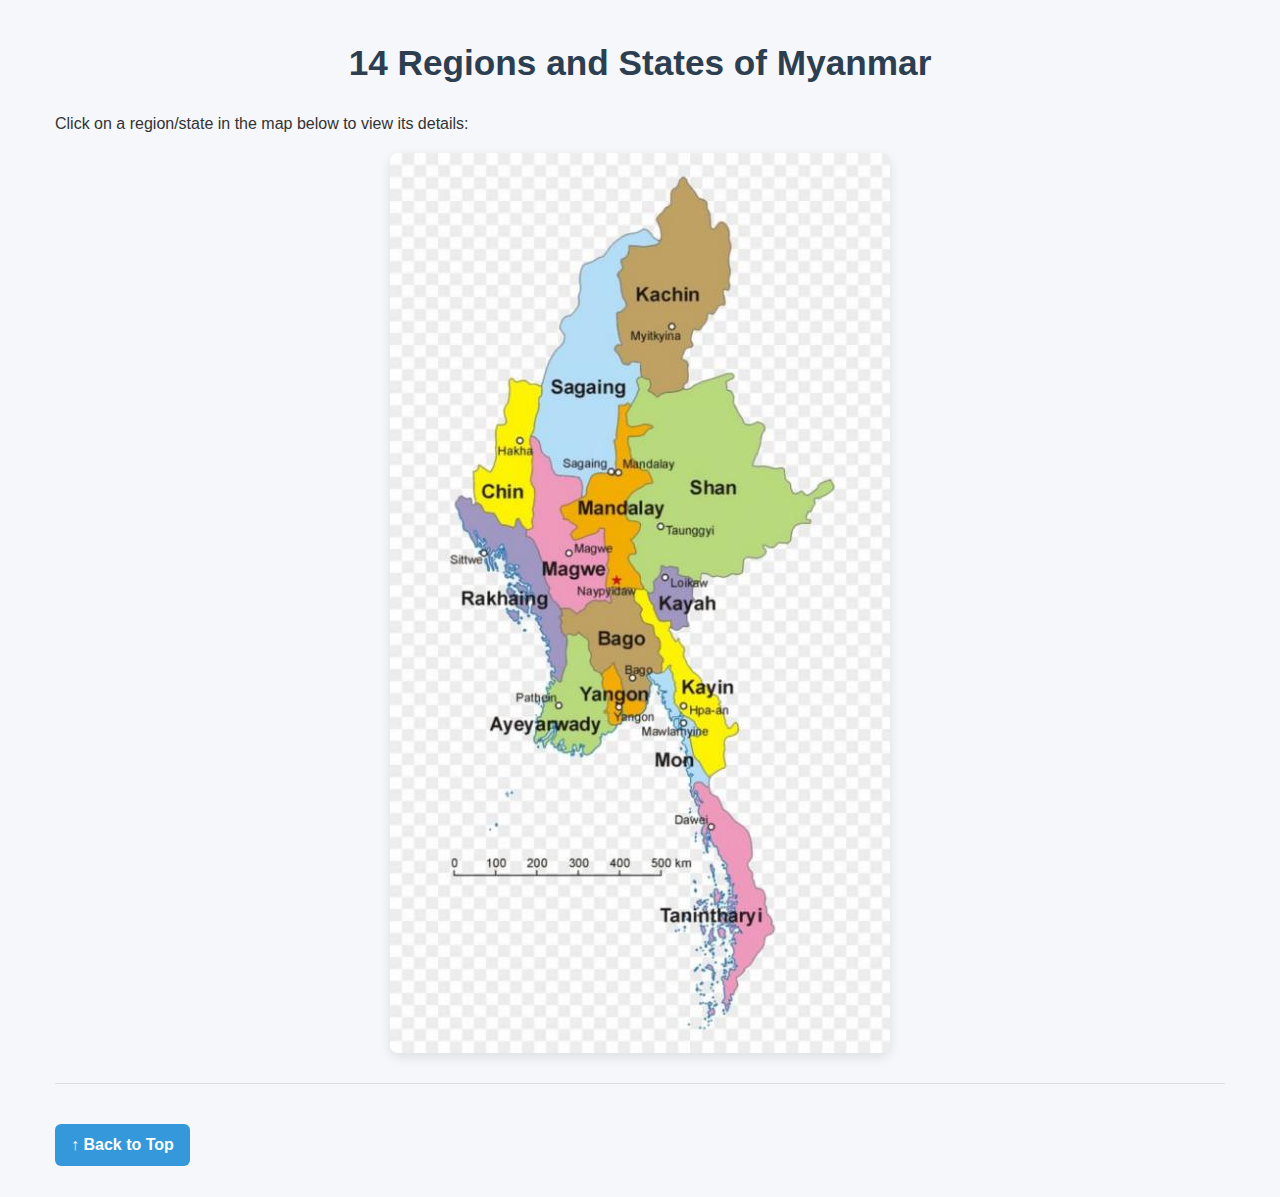
<file: index.html>
<!DOCTYPE html>
<html lang="en">

<head>
    <meta charset="UTF-8">
    <title>14 Regions and States of Myanmar</title>
    <style>
        
        .region-info {
            display: none;
            margin-top: 30px;
            padding: 20px;
            border: 1px solid #ccc;
            border-radius: 8px;
            background-color: hsl(0, 94%, 50%);
        }

        .region-info:target {
            display: block;
        }

        .region-info:target h2 {
            color: #d35400;
        }

        img[usemap] {
            max-width: 100%;
            height: auto;
        }

        body {
            font-family: Arial, sans-serif;
            margin: 20px;
            line-height: 1.6;
        }

        nav {
            margin: 20px 0;
        }
    </style>
    <link rel="stylesheet" href="assignment2.css">
    <link rel="stylesheet" href="https://cdnjs.cloudflare.com/ajax/libs/font-awesome/6.4.0/css/all.min.css">
</head>

<body>
    <h1>14 Regions and States of Myanmar</h1>

    <p>Click on a region/state in the map below to view its details:</p>

    <!-- Myanmar Map with Image Map -->
    <img src="images/assignment2.jpg" alt="Myanmar Map" usemap="#mmap" width="500" height="900">

    <map name="mmap">
        <area shape="poly" coords="291,26,271,90,340,126,288,234,284,238,228,178,237,100,339,91,337,73"
            alt="Kachin State" href="#kachin">

        <area shape="poly" coords="270,90,254,69,190,113,172,167,152,232,152,244,148,244,148,259,141,282,150,290,152,301,160,306,165,320,181,323,190,325,195,335,192,335,192,344,197,340,198,332,203,321,213,319,219,320,225,312,224,293,224,283,228,252,242,249,248,235,245,228,250,223,249,214,250,211,241,210,236,215,229,207,223,197,223,192,232,190,226,175,225,161,233,156,235,150,230,138,226,123,228,119,232,114,230,107,235,102,239,92,258,93" alt="Sagaing Region" href="#sagaing">

        <area shape="poly"
            coords="259,436,257,433,240,406,247,401,243,386,254,370,238,363,240,344,262,330,258,317,247,310,237,286,258,283,263,275,257,268,242,273,238,257,250,237,249,227,253,225,257,227,261,228,259,237,265,243,267,245,276,240,289,239,293,237,302,237,312,230,339,223,342,222,335,227,336,238,340,239,344,245,345,254,351,263,355,273,364,272,371,271,375,275,363,311,364,314,382,315,389,315,395,318,395,327,400,332,403,340,412,342,413,340,419,343,431,335,430,332,441,329,443,334,436,341,427,346,420,358,415,362,416,368,420,367,418,370,410,371,401,376,401,386,395,393,389,389,379,395,372,391,375,400,370,404,365,405,353,404,352,419,340,420,333,424,321,422,314,418,308,427,301,426,298,423,289,421,291,413,277,412,269,410,269,419,262,430,262,435"
            alt="Shan State" href="#shan">

        <area shape="poly" 
            coords="253,437,253,433,249,429,251,421,237,406,241,400,246,400,240,386,251,376,250,368,237,363,236,347,249,336,263,328,257,317,248,316,239,302,237,287,239,281,250,282,263,274,254,270,244,274,237,271,236,260,240,253,238,249,229,253,228,264,227,287,223,288,226,302,225,314,224,320,210,320,202,323,194,344,171,354,174,365,186,372,186,374,187,374,180,382,184,387,209,380,209,374,216,376,216,396,219,403,218,413,220,417,216,431,216,435,235,436,243,435" 
            alt="Mandalay Region" href="#mandalay">

        <area shape="poly" 
            coords="141,283,148,288,152,301,161,306,163,322,172,323,190,326,193,343,171,354,169,359,174,366,178,368,186,374,178,381,185,389,210,380,209,377,214,377,214,394,218,402,216,413,219,419,214,432,221,446,219,450,216,446,203,447,187,460,179,453,171,456,165,447,159,440,161,434,157,429,151,400,144,386,137,382,138,376,144,376,143,370,145,363,144,356,146,347,146,337,142,330,143,319,143,305,143,305" 
            alt="Magway Region" href="#magway">

        <area shape="poly" 
            coords="136,376,138,376,142,376,144,372,142,365,144,359,141,354,144,351,144,334,141,327,142,313,139,287,141,281,145,274,149,254,148,244,151,242,151,234,140,232,134,227,123,229,122,223,119,230,113,257,115,268,103,274,103,309,86,312,81,319,85,349,92,353,94,358,104,359,110,369,114,372,125,375,127,364,130,367,132,372" 
            alt="Chin State" href="#chin">

        <area shape="poly"
            coords="171,529,169,527,160,523,158,507,150,483,144,463,134,478,117,458,117,435,115,423,97,416,85,392,72,376,64,349,71,341,88,348,94,356,104,361,110,369,124,374,128,364,134,376,135,383,143,388,149,401,152,418,157,431,158,434,158,444,166,451,171,458,168,463,170,475,174,482,176,493,176,508,174,520,171,527"
            alt="Rakhine State" href="#rakhine">

        <area shape="poly"
            coords="183,601,181,599,181,602,182,604,185,604,189,602,195,604,207,600,214,587,212,582,220,582,229,577,229,573,221,572,218,569,219,564,216,561,214,559,218,554,217,550,216,541,213,531,215,524,211,520,206,517,202,514,200,510,201,503,200,492,197,486,194,482,189,478,187,484,178,481,178,487,178,494,176,501,179,508,178,515,177,516,174,525,174,529,168,532,167,525,161,528,159,534,157,539,152,547,153,553,147,566,145,580,145,591,152,588,155,596,160,590,164,594,171,600,183,600,181,599"
            alt="Ayeyarwady Region" href="#ayeyarwaddy">

        
        <area shape="poly" 
            coords="231,570,235,564,223,572,218,565,215,555,218,547,213,537,212,522,224,510,230,524,234,543,240,549,248,547,257,549,255,554,253,559,244,563,239,565,225,571,225,571" 
            href="#yangon" alt="Yangon Region">
        <area shape="poly" 
            coords="258,550,256,548,261,528,256,523,262,518,271,520,271,512,274,506,267,498,270,491,265,483,262,471,251,468,250,458,253,455,244,448,243,441,226,436,220,438,222,446,219,448,208,448,200,448,188,461,187,461,181,457,170,455,172,460,170,464,171,470,171,476,174,481,179,480,184,482,190,479,199,487,198,496,202,503,200,512,208,520,211,520,221,513,223,509,227,519,231,526,236,542,239,547,251,545,253,546,253,546" 
            href="#bago" alt="Bago Region">
        <area shape="poly" 
            coords="326,881,295,870,303,833,283,776,306,745,297,721,319,706,296,689,300,635,306,630,313,630,320,636,359,680,365,701,358,714,375,741,385,775,374,794,349,828,342,857,341,860" 
            href="#tanintharyi" alt="Tanintharyi Region">
        <area shape="poly" 
            coords="321,623,335,614,334,599,335,583,347,578,346,568,339,574,333,561,330,547,325,540,314,535,307,517,295,499,289,485,285,487,280,476,280,468,271,469,263,454,257,441,254,435,243,436,245,447,252,455,250,462,254,468,263,472,266,482,271,490,269,499,274,506,272,517,281,510,282,518,284,526,286,537,285,547,286,551,291,558,304,567,308,575,311,578,309,583,303,583,300,585,303,600,318,624" 
            href="#kayin" alt="Kayin State">
        <area shape="poly" 
            coords="260,448,269,468,281,468,281,474,286,478,293,474,300,474,298,467,299,459,303,450,310,448,304,444,304,434,304,426,300,423,290,422,289,414,274,414,272,412,270,418,269,422,263,428,263,437,257,441,258,444" 
            href="#kayah" alt="Kayah State">
        <area shape="poly" 
            coords="303,636,298,632,298,623,294,615,294,598,290,589,292,581,283,575,280,567,274,552,269,547,271,540,266,544,258,522,264,520,273,522,280,512,282,522,283,526,285,531,285,536,284,545,283,549,289,556,291,561,296,565,302,566,306,572,309,576,310,577,311,582,307,583,301,583,298,583,301,587,301,595,304,604,313,614,317,624,320,627,319,634,312,628,303,628,303,634,303,634" 
            href="#mon" alt="Mon State">
    </map>

    <hr>

    
    <section id="kachin" class="region-info">
        <h2>Kachin State</h2>
        <img src="images/kachin.jpg" alt="Kachin" width="595" height="310">
        <p><strong>Area &amp; Population</strong><br>
            The Kachin State has common boundaries with the People's <br>
            Republic of China in the east and north-east and India on the west. <br>
            It adjoins Sagaing Division on the west and Shan State on the south. <br>
            Its area is 34,379 square miles and its population is 903,982, <br>
            comprising 18 Townships, 699 Wards and Village-Tracts, inhabited by <br>
            Kachins, Shans, Myanmars, Jingphaws, Lisus, Atsis, Lashis, Rawans, Marus, Kadus and Kanans. <br></p>
        <p><a href="https://www.myanmars.net/travel/kachin-state.html">More about Kachin State</a> | <a href="#top">Back
                to Map</a></p>
    </section>

    <section id="sagaing" class="region-info">
        <h2>Sagaing Region</h2>
        <img src="images/sagaing.jpg" alt="Sagaing" width="535" height="310">
        <p><strong>Area &amp; Population</strong><br>
            Sagaing Region is situated in the north-western part of Myanmar. <br>
            It is bounded on the north by Kachin State and Chin State, <br>
            on the east by Shan State, on the south by Mandalay Region and Magway Region, and on the west by India. <br>
            Its area is 93,527 square kilometers and its population is 5,325,237, <br>
            comprising 34 Townships, 1,651 Wards and Village-Tracts, inhabited by Myanmar, Chins, Shans, Kachins, Nagas
            and Gurkhas.</p>
        <p><a href="https://www.myanmars.net/travel/sagaing-region.html">More about Sagaing Region</a> | <a
                href="#top">Back to Map</a></p>
    </section>

    <section id="shan" class="region-info">
        <h2>Shan State</h2>
        <img src="images/shan.jpg" alt="Shan" width="512" height="310">
        <p> <strong>Area &amp; Population</strong> <br>
            Shan State is the largest of the 14 administrative divisions of Myanmar. <br>
            It shares international borders with China, Laos, and Thailand. <br>
            The state covers an area of approximately 155,800 square kilometers and has a population of <br>
            around 5.8 million people, comprising various ethnic groups including the Shan, Pa-O, Lahu, Akha, and
            others. <br>
            Shan State is known for its diverse culture, scenic landscapes, and significant agricultural activities,
            <br>
            particularly in the cultivation of tea, coffee, and various fruits. The state is also home to several
            important <br>
            historical and cultural sites, including ancient temples and traditional Shan villages. <br>
        <p><a href="https://www.myanmars.net/travel/shan-state.html"> More about Shan State</a> | <a href="#top">Back to
                Map</a></p>
    </section>

    <section id="mandalay" class="region-info">
        <h2>Mandalay Region</h2>
        <img src="images/mandalay.jpg" alt="Mandalay" width="489" height="310">
        <p>
            <strong>Area &amp; Population</strong><br>
            Mandalay Region is located in the central part of Myanmar. It is bordered by Sagaing <br>
            Region to the northwest, Shan State to the east, Kayah State to the southeast, <br>
            Bago Region to the south, and Magway Region to the west. The region covers <br>
            an area of approximately 61,000 square kilometers and has a population of around <br>
            6 million people, comprising various ethnic groups including the Bamar, Shan, Chin, and others. <br>
            Mandalay Region is known for its rich cultural heritage, historical sites, and economic activities, <br>
            particularly in agriculture, trade, and tourism. The region is home to the city of Mandalay, <br>
            which is the second-largest city in Myanmar and a major cultural and economic hub. <br>
        </p>
        <p><a href="https://www.myanmars.net/travel/mandalay-region.html">More about MAndalay Region</a> | <a
                href="#top">Back to Map</a></p>
    </section>

    <section id="magway" class="region-info">
        <h2>Magway Region</h2>
        <img src="images/magway.jpg" alt="Magway Region" width="413" height="310">
        <p>
            <strong>Area &amp; Population</strong><br>
            Magway Region lies in central Myanmar along the middle Ayeyarwady valley. <br>
            It covers roughly 44,800 km² and has a population of about 3.9 million. <br>
            The region's economy is dominated by agriculture — especially sesame, groundnuts, <br>
            beans, and pulses — and by oil extraction around Chauk and Mann. Major towns <br>
            include Magway (the regional capital), Pakokku, Minbu, and Yenangyaung. <br>
            The Ayeyarwady River and its irrigation networks are central to farming and inland transport. <br>
        </p>
        <p><a href="https://www.myanmars.net/travel/magway-region.html"> More about Magway Region</a> | <a
                href="#top">Back to Map</a></p>
    </section>

    <section id="chin" class="region-info">
        <h2>Chin State</h2>
        <img src="images/chin.jpg" alt="Chin State" width="600" height="300">
        <p> <strong> Area &amp; Population</strong><br>
            Chin State is located in the western part of Myanmar, sharing borders with India and Bangladesh. <br>
            It covers an area of approximately 36,000 square kilometers and has a population of around 478,000 people,
            <br>
            comprising various ethnic groups including the Chin, Mizo, and others. <br>
            The state is known for its mountainous terrain, rich cultural heritage, and diverse ethnic communities. <br>
            Chin State is one of the least developed regions in Myanmar, with limited infrastructure and economic
            activities. <br>
            The economy is primarily based on agriculture, with many residents engaged in subsistence farming. <br>
            Despite its challenges, Chin State is renowned for its natural beauty, traditional festivals, and warm
            hospitality of its people. <br>
        </p>
        <p><a href="https://www.myanmars.net/travel/chin-state1.html"> More about Chin State</a> | <a href="#top">Back
                to Map</a></p>
    </section>

    <section id="rakhine" class="region-info">
        <h2>Rakhine State</h2>
        <img src="images/rakhine.jpg" alt="Rakhine State" width="691" height="310">
        <p> <strong> Area &amp; Population</strong> <br>
            Rakhine State is located in the western part of Myanmar, bordered by the Bay of Bengal to the west. <br>
            It covers an area of approximately 36,778 square kilometers and has a population of around 3.2 million
            people, <br>
            comprising various ethnic groups including the Rakhine, Rohingya, and others. <br>
            The state is known for its rich cultural heritage, historical sites, and diverse ethnic communities. <br>
            Rakhine State has faced significant challenges, including ethnic tensions and humanitarian issues. <br>
            The economy is primarily based on agriculture, fishing, and trade, with Sittwe as its capital and main port
            city. <br>
            Despite its challenges, Rakhine State is renowned for its natural beauty, ancient temples, and vibrant
            cultural traditions. <br>
        </p>
        <p><a href="https://www.myanmars.net/travel/rakhine-state.html"> More about Rakhine State</a> | <a
                href="#top">Back to Map</a></p>
    </section>

    <section id="ayeyarwaddy" class="region-info">
        <h2>Ayeyarwady Region</h2>
        <img src="images/ayeyarwaddy.jpg" alt="Ayeyarwaddy Region" width="540" height="400">
        <p>
            <strong>Area &amp; Population</strong><br>
            Ayeyarwady Region is located in the delta area of Myanmar, where the Ayeyarwady River meets the Andaman Sea.
            <br>
            It covers an area of approximately 35,140 square kilometers and has a population of around 6.2 million
            people, <br>
            comprising various ethnic groups including the Bamar, Karen, Rakhine, and others. <br>
            The region is known for its fertile agricultural land, extensive river systems, and rich biodiversity. <br>
            Ayeyarwady Region is a major rice-producing area and plays a crucial role in Myanmar's economy. <br>
            The region is also prone to natural disasters such as cyclones and flooding due to its low-lying geography.
            <br>
            Despite these challenges, Ayeyarwady Region is renowned for its vibrant culture, traditional festivals, and
            warm hospitality of its people. <br>
        </p>
        <p><a href="https://www.myanmars.net/travel/ayeyarwaddy-region.html">More about Ayeyarwaddy</a> |<a
                href="#top">Back to Map</a></p>
    </section>

    <!-- kyan dr tway -->
    <section id="yangon" class="region-info">
        <h2>Yangon Region</h2>
        <img src="images/yangon.jpg" alt="Yangon Region" width="595" height="317">
        <p>
            <strong>Area &amp; Population</strong><br>
            Yangon Region is located in the southern part of Myanmar, along the coast of the Andaman Sea. <br>
            It covers an area of approximately 9,500 square kilometers and has a population of around 7.4 million people, <br>
            comprising various ethnic groups including the Bamar, Chinese, Indian, and others. <br>
            The region is known for its vibrant economy, diverse culture, and historical significance. <br>
            Yangon, the largest city in Myanmar and the former capital, is located in this region and serves as the
            economic and cultural hub of the country. <br>
            Yangon Region is a major center for trade, commerce, and tourism, with a bustling port and numerous
            attractions such as the Shwedagon Pagoda. <br>
        </p>
        <p><a href="https://www.myanmars.net/travel/yangon-region.html">More about Yangon Region</a> | <a
                href="#top">Back to Map</a></p>
    </section>

    <section id="bago" class="region-info">
        <h2>Bago Region</h2>
        <img src="images/bago.jpg" alt="Bago Region" width="465" height="310">
        <p>
            <strong>Area &amp; Population</strong><br>
            Bago Region is located in the southern central part of Myanmar, bordered by Magway Region, Mandalay Region, Kayin State, Mon State, and Yangon Region.<br>
            It covers an area of approximately 39,400 square kilometers and has a population of around 4.8 million people.<br>
            The region is known for its fertile plains, rice cultivation, and historical sites, including the ancient city of Bago.<br>
            Bago Region is also home to diverse ethnic groups such as the Bamar, Karen, and Mon.<br>
        </p>
        <p><a href="https://www.myanmars.net/travel/bago-region.html">More about Bago Region</a> | <a href="#top">Back to Map</a></p>
    </section>

    <section id="tanintharyi" class="region-info">
        <h2>Tanintharyi Region</h2>
        <img src="images/tanintharyi.jpg" alt="Tanintharyi Region" width="426" height="310">
        <p>
            <strong>Area &amp; Population</strong><br>
            Tanintharyi Region is located in the southernmost part of Myanmar, bordered by the Andaman Sea to the west and Thailand to the east.<br>
            It covers an area of approximately 43,344 square kilometers and has a population of around 1.4 million people.<br>
            The region is known for its long coastline, beautiful beaches, and rich biodiversity, including the Myeik Archipelago.<br>
            Tanintharyi Region is also home to diverse ethnic groups such as the Bamar, Karen, and Mon.<br>
        </p>
        <p><a href="https://www.myanmars.net/travel/tanintharyi-region.html">More about Tanintharyi-region</a> | <a href="#top">Back to Map</a></p>
    </section>

    <section id="kayin" class="region-info">
        <h2>Kayin State</h2>
        <img src="images/kayin.jpg" alt="Kayin State" width="600" height="400">
        <p>
            <strong>Area &amp; Population</strong><br>
            Kayin State is located in southeastern Myanmar, sharing a border with Thailand to the east.<br>
            It covers an area of approximately 30,383 square kilometers and has a population of around 1.6 million people.<br>
            The state is home to the Karen (Kayin) ethnic group and other minorities.<br>
            Kayin State is known for its scenic mountains, caves, and cultural diversity.<br>
            The economy is primarily based on agriculture, forestry, and cross-border trade.<br>
        </p>
        <p><a href="https://www.myanmars.net/travel/kayin-state.html">More about Kayin State</a> | <a href="#top">Back to Map</a></p>
    </section>

    <section id="kayah" class="region-info">
        <h2>Kayah State</h2>
        <img src="images/kayah.jpg" alt="Kayah State" width="465" height="310">
        <p>
            <strong>Area &amp; Population</strong><br>
            Kayah State is located in eastern Myanmar, bordered by Shan State to the north and east, and Kayin State to the south.<br>
            It covers an area of approximately 11,670 square kilometers and has a population of around 286,000 people.<br>
            The state is home to the Kayah (Karenni) ethnic group and other minorities.<br>
            Kayah State is known for its picturesque landscapes, traditional villages, and rich cultural heritage.<br>
            The economy is primarily based on agriculture, handicrafts, and small-scale trade.<br>
        </p>
        <p><a href="https://www.myanmars.net/travel/kayah-state.html"></a> | <a href="#top">Back to Map</a></p>
    </section>

    <section id="mon" class="region-info">
        <h2>Mon State</h2>
        <img src="images/mon.jpg" alt="Mon State" width="465" height="310">
        <p>
            <strong>Area &amp; Population</strong><br>
            Mon State is located in the southern part of Myanmar, bordered by the Andaman Sea to the west and Kayin State to the north.<br>
            It covers an area of approximately 12,296 square kilometers and has a population of around 2 million people.<br>
            The state is home to the Mon ethnic group as well as Bamar, Kayin, and other minorities.<br>
            Mon State is known for its beautiful beaches, ancient pagodas, and vibrant cultural traditions.<br>
            The economy is primarily based on agriculture, fishing, and rubber production.<br>
        </p>
        <p><a href="https://www.myanmars.net/travel/mon-state.html">More about Mon State</a> | <a href="#top">Back to Map</a></p>
    </section>

    <p id="top"><a href="#">↑ Back to Top</a></p>

</body>

</html>
</file>
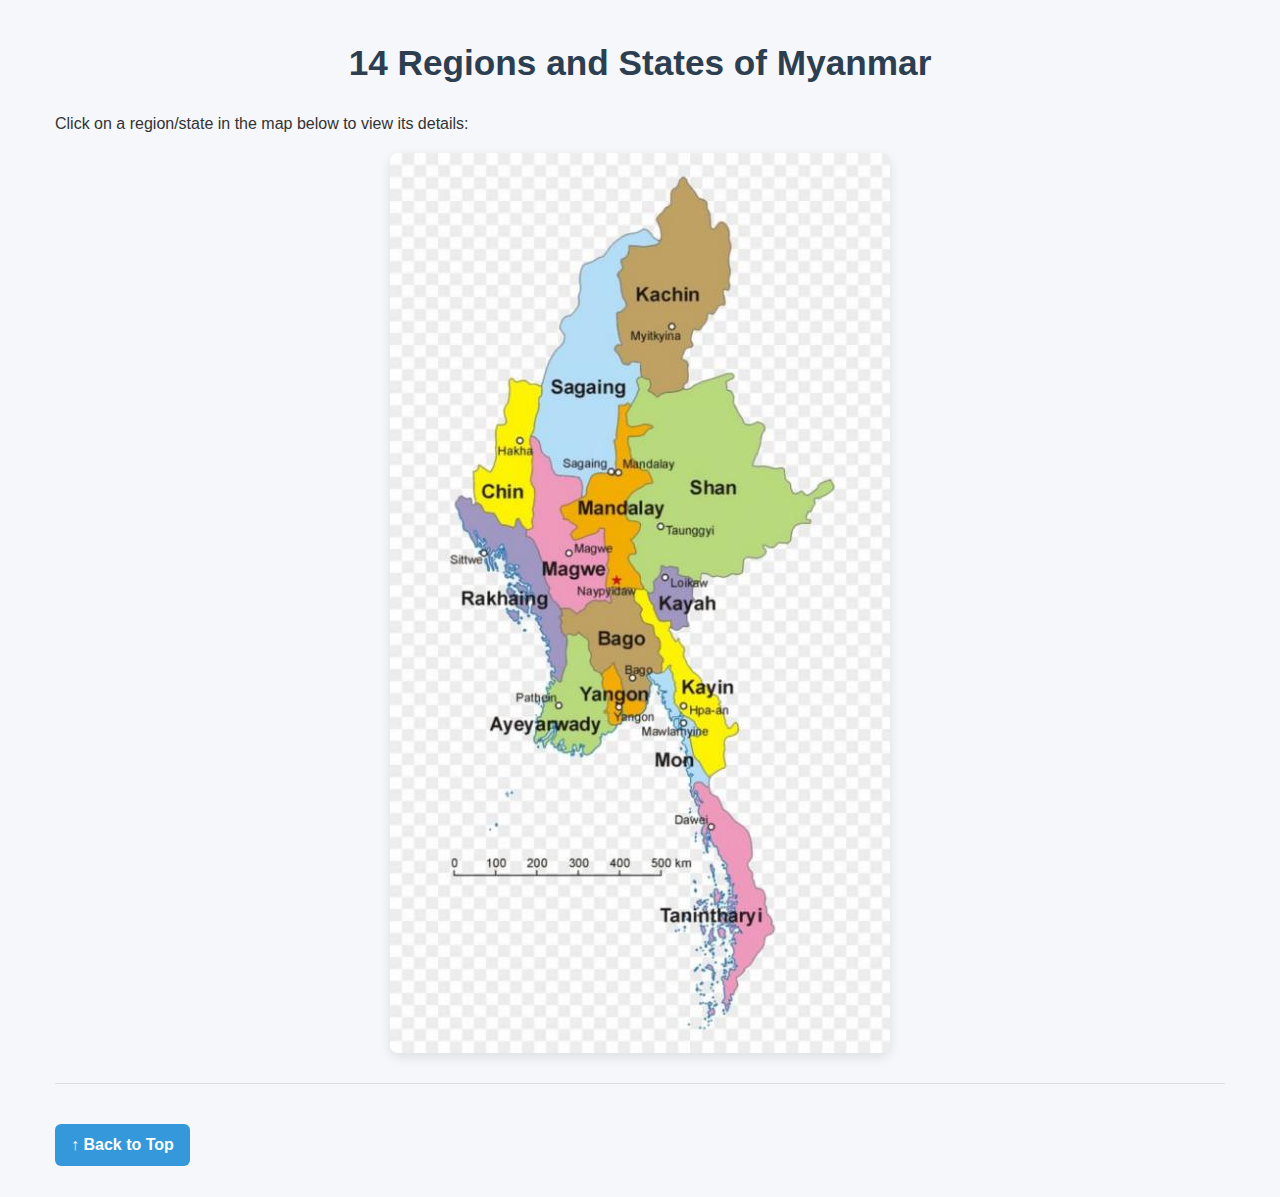
<file: assignment2.html>
<!DOCTYPE html>
<html lang="en">

<head>
    <meta charset="UTF-8">
    <title>14 Regions and States of Myanmar</title>
    <style>
        
        .region-info {
            display: none;
            margin-top: 30px;
            padding: 20px;
            border: 1px solid #ccc;
            border-radius: 8px;
            background-color: hsl(0, 94%, 50%);
        }

        .region-info:target {
            display: block;
        }

        .region-info:target h2 {
            color: #d35400;
        }

        img[usemap] {
            max-width: 100%;
            height: auto;
        }

        body {
            font-family: Arial, sans-serif;
            margin: 20px;
            line-height: 1.6;
        }

        nav {
            margin: 20px 0;
        }
    </style>
    <link rel="stylesheet" href="assignment2.css">
    <link rel="stylesheet" href="https://cdnjs.cloudflare.com/ajax/libs/font-awesome/6.4.0/css/all.min.css">
</head>

<body>
    <h1>14 Regions and States of Myanmar</h1>

    <p>Click on a region/state in the map below to view its details:</p>

    <!-- Myanmar Map with Image Map -->
    <img src="images/assignment2.jpg" alt="Myanmar Map" usemap="#mmap" width="500" height="900">

    <map name="mmap">
        <area shape="poly" coords="291,26,271,90,340,126,288,234,284,238,228,178,237,100,339,91,337,73"
            alt="Kachin State" href="#kachin">

        <area shape="poly" coords="270,90,254,69,190,113,172,167,152,232,152,244,148,244,148,259,141,282,150,290,152,301,160,306,165,320,181,323,190,325,195,335,192,335,192,344,197,340,198,332,203,321,213,319,219,320,225,312,224,293,224,283,228,252,242,249,248,235,245,228,250,223,249,214,250,211,241,210,236,215,229,207,223,197,223,192,232,190,226,175,225,161,233,156,235,150,230,138,226,123,228,119,232,114,230,107,235,102,239,92,258,93" alt="Sagaing Region" href="#sagaing">

        <area shape="poly"
            coords="259,436,257,433,240,406,247,401,243,386,254,370,238,363,240,344,262,330,258,317,247,310,237,286,258,283,263,275,257,268,242,273,238,257,250,237,249,227,253,225,257,227,261,228,259,237,265,243,267,245,276,240,289,239,293,237,302,237,312,230,339,223,342,222,335,227,336,238,340,239,344,245,345,254,351,263,355,273,364,272,371,271,375,275,363,311,364,314,382,315,389,315,395,318,395,327,400,332,403,340,412,342,413,340,419,343,431,335,430,332,441,329,443,334,436,341,427,346,420,358,415,362,416,368,420,367,418,370,410,371,401,376,401,386,395,393,389,389,379,395,372,391,375,400,370,404,365,405,353,404,352,419,340,420,333,424,321,422,314,418,308,427,301,426,298,423,289,421,291,413,277,412,269,410,269,419,262,430,262,435"
            alt="Shan State" href="#shan">

        <area shape="poly" 
            coords="253,437,253,433,249,429,251,421,237,406,241,400,246,400,240,386,251,376,250,368,237,363,236,347,249,336,263,328,257,317,248,316,239,302,237,287,239,281,250,282,263,274,254,270,244,274,237,271,236,260,240,253,238,249,229,253,228,264,227,287,223,288,226,302,225,314,224,320,210,320,202,323,194,344,171,354,174,365,186,372,186,374,187,374,180,382,184,387,209,380,209,374,216,376,216,396,219,403,218,413,220,417,216,431,216,435,235,436,243,435" 
            alt="Mandalay Region" href="#mandalay">

        <area shape="poly" 
            coords="141,283,148,288,152,301,161,306,163,322,172,323,190,326,193,343,171,354,169,359,174,366,178,368,186,374,178,381,185,389,210,380,209,377,214,377,214,394,218,402,216,413,219,419,214,432,221,446,219,450,216,446,203,447,187,460,179,453,171,456,165,447,159,440,161,434,157,429,151,400,144,386,137,382,138,376,144,376,143,370,145,363,144,356,146,347,146,337,142,330,143,319,143,305,143,305" 
            alt="Magway Region" href="#magway">

        <area shape="poly" 
            coords="136,376,138,376,142,376,144,372,142,365,144,359,141,354,144,351,144,334,141,327,142,313,139,287,141,281,145,274,149,254,148,244,151,242,151,234,140,232,134,227,123,229,122,223,119,230,113,257,115,268,103,274,103,309,86,312,81,319,85,349,92,353,94,358,104,359,110,369,114,372,125,375,127,364,130,367,132,372" 
            alt="Chin State" href="#chin">

        <area shape="poly"
            coords="171,529,169,527,160,523,158,507,150,483,144,463,134,478,117,458,117,435,115,423,97,416,85,392,72,376,64,349,71,341,88,348,94,356,104,361,110,369,124,374,128,364,134,376,135,383,143,388,149,401,152,418,157,431,158,434,158,444,166,451,171,458,168,463,170,475,174,482,176,493,176,508,174,520,171,527"
            alt="Rakhine State" href="#rakhine">

        <area shape="poly"
            coords="183,601,181,599,181,602,182,604,185,604,189,602,195,604,207,600,214,587,212,582,220,582,229,577,229,573,221,572,218,569,219,564,216,561,214,559,218,554,217,550,216,541,213,531,215,524,211,520,206,517,202,514,200,510,201,503,200,492,197,486,194,482,189,478,187,484,178,481,178,487,178,494,176,501,179,508,178,515,177,516,174,525,174,529,168,532,167,525,161,528,159,534,157,539,152,547,153,553,147,566,145,580,145,591,152,588,155,596,160,590,164,594,171,600,183,600,181,599"
            alt="Ayeyarwady Region" href="#ayeyarwaddy">

        
        <area shape="poly" 
            coords="231,570,235,564,223,572,218,565,215,555,218,547,213,537,212,522,224,510,230,524,234,543,240,549,248,547,257,549,255,554,253,559,244,563,239,565,225,571,225,571" 
            href="#yangon" alt="Yangon Region">
        <area shape="poly" 
            coords="258,550,256,548,261,528,256,523,262,518,271,520,271,512,274,506,267,498,270,491,265,483,262,471,251,468,250,458,253,455,244,448,243,441,226,436,220,438,222,446,219,448,208,448,200,448,188,461,187,461,181,457,170,455,172,460,170,464,171,470,171,476,174,481,179,480,184,482,190,479,199,487,198,496,202,503,200,512,208,520,211,520,221,513,223,509,227,519,231,526,236,542,239,547,251,545,253,546,253,546" 
            href="#bago" alt="Bago Region">
        <area shape="poly" 
            coords="326,881,295,870,303,833,283,776,306,745,297,721,319,706,296,689,300,635,306,630,313,630,320,636,359,680,365,701,358,714,375,741,385,775,374,794,349,828,342,857,341,860" 
            href="#tanintharyi" alt="Tanintharyi Region">
        <area shape="poly" 
            coords="321,623,335,614,334,599,335,583,347,578,346,568,339,574,333,561,330,547,325,540,314,535,307,517,295,499,289,485,285,487,280,476,280,468,271,469,263,454,257,441,254,435,243,436,245,447,252,455,250,462,254,468,263,472,266,482,271,490,269,499,274,506,272,517,281,510,282,518,284,526,286,537,285,547,286,551,291,558,304,567,308,575,311,578,309,583,303,583,300,585,303,600,318,624" 
            href="#kayin" alt="Kayin State">
        <area shape="poly" 
            coords="260,448,269,468,281,468,281,474,286,478,293,474,300,474,298,467,299,459,303,450,310,448,304,444,304,434,304,426,300,423,290,422,289,414,274,414,272,412,270,418,269,422,263,428,263,437,257,441,258,444" 
            href="#kayah" alt="Kayah State">
        <area shape="poly" 
            coords="303,636,298,632,298,623,294,615,294,598,290,589,292,581,283,575,280,567,274,552,269,547,271,540,266,544,258,522,264,520,273,522,280,512,282,522,283,526,285,531,285,536,284,545,283,549,289,556,291,561,296,565,302,566,306,572,309,576,310,577,311,582,307,583,301,583,298,583,301,587,301,595,304,604,313,614,317,624,320,627,319,634,312,628,303,628,303,634,303,634" 
            href="#mon" alt="Mon State">
    </map>

    <hr>

    
    <section id="kachin" class="region-info">
        <h2>Kachin State</h2>
        <img src="images/kachin.jpg" alt="Kachin" width="595" height="310">
        <p><strong>Area &amp; Population</strong><br>
            The Kachin State has common boundaries with the People's <br>
            Republic of China in the east and north-east and India on the west. <br>
            It adjoins Sagaing Division on the west and Shan State on the south. <br>
            Its area is 34,379 square miles and its population is 903,982, <br>
            comprising 18 Townships, 699 Wards and Village-Tracts, inhabited by <br>
            Kachins, Shans, Myanmars, Jingphaws, Lisus, Atsis, Lashis, Rawans, Marus, Kadus and Kanans. <br></p>
        <p><a href="https://www.myanmars.net/travel/kachin-state.html">More about Kachin State</a> | <a href="#top">Back
                to Map</a></p>
    </section>

    <section id="sagaing" class="region-info">
        <h2>Sagaing Region</h2>
        <img src="images/sagaing.jpg" alt="Sagaing" width="535" height="310">
        <p><strong>Area &amp; Population</strong><br>
            Sagaing Region is situated in the north-western part of Myanmar. <br>
            It is bounded on the north by Kachin State and Chin State, <br>
            on the east by Shan State, on the south by Mandalay Region and Magway Region, and on the west by India. <br>
            Its area is 93,527 square kilometers and its population is 5,325,237, <br>
            comprising 34 Townships, 1,651 Wards and Village-Tracts, inhabited by Myanmar, Chins, Shans, Kachins, Nagas
            and Gurkhas.</p>
        <p><a href="https://www.myanmars.net/travel/sagaing-region.html">More about Sagaing Region</a> | <a
                href="#top">Back to Map</a></p>
    </section>

    <section id="shan" class="region-info">
        <h2>Shan State</h2>
        <img src="images/shan.jpg" alt="Shan" width="512" height="310">
        <p> <strong>Area &amp; Population</strong> <br>
            Shan State is the largest of the 14 administrative divisions of Myanmar. <br>
            It shares international borders with China, Laos, and Thailand. <br>
            The state covers an area of approximately 155,800 square kilometers and has a population of <br>
            around 5.8 million people, comprising various ethnic groups including the Shan, Pa-O, Lahu, Akha, and
            others. <br>
            Shan State is known for its diverse culture, scenic landscapes, and significant agricultural activities,
            <br>
            particularly in the cultivation of tea, coffee, and various fruits. The state is also home to several
            important <br>
            historical and cultural sites, including ancient temples and traditional Shan villages. <br>
        <p><a href="https://www.myanmars.net/travel/shan-state.html"> More about Shan State</a> | <a href="#top">Back to
                Map</a></p>
    </section>

    <section id="mandalay" class="region-info">
        <h2>Mandalay Region</h2>
        <img src="images/mandalay.jpg" alt="Mandalay" width="489" height="310">
        <p>
            <strong>Area &amp; Population</strong><br>
            Mandalay Region is located in the central part of Myanmar. It is bordered by Sagaing <br>
            Region to the northwest, Shan State to the east, Kayah State to the southeast, <br>
            Bago Region to the south, and Magway Region to the west. The region covers <br>
            an area of approximately 61,000 square kilometers and has a population of around <br>
            6 million people, comprising various ethnic groups including the Bamar, Shan, Chin, and others. <br>
            Mandalay Region is known for its rich cultural heritage, historical sites, and economic activities, <br>
            particularly in agriculture, trade, and tourism. The region is home to the city of Mandalay, <br>
            which is the second-largest city in Myanmar and a major cultural and economic hub. <br>
        </p>
        <p><a href="https://www.myanmars.net/travel/mandalay-region.html">More about MAndalay Region</a> | <a
                href="#top">Back to Map</a></p>
    </section>

    <section id="magway" class="region-info">
        <h2>Magway Region</h2>
        <img src="images/magway.jpg" alt="Magway Region" width="413" height="310">
        <p>
            <strong>Area &amp; Population</strong><br>
            Magway Region lies in central Myanmar along the middle Ayeyarwady valley. <br>
            It covers roughly 44,800 km² and has a population of about 3.9 million. <br>
            The region's economy is dominated by agriculture — especially sesame, groundnuts, <br>
            beans, and pulses — and by oil extraction around Chauk and Mann. Major towns <br>
            include Magway (the regional capital), Pakokku, Minbu, and Yenangyaung. <br>
            The Ayeyarwady River and its irrigation networks are central to farming and inland transport. <br>
        </p>
        <p><a href="https://www.myanmars.net/travel/magway-region.html"> More about Magway Region</a> | <a
                href="#top">Back to Map</a></p>
    </section>

    <section id="chin" class="region-info">
        <h2>Chin State</h2>
        <img src="images/chin.jpg" alt="Chin State" width="600" height="300">
        <p> <strong> Area &amp; Population</strong><br>
            Chin State is located in the western part of Myanmar, sharing borders with India and Bangladesh. <br>
            It covers an area of approximately 36,000 square kilometers and has a population of around 478,000 people,
            <br>
            comprising various ethnic groups including the Chin, Mizo, and others. <br>
            The state is known for its mountainous terrain, rich cultural heritage, and diverse ethnic communities. <br>
            Chin State is one of the least developed regions in Myanmar, with limited infrastructure and economic
            activities. <br>
            The economy is primarily based on agriculture, with many residents engaged in subsistence farming. <br>
            Despite its challenges, Chin State is renowned for its natural beauty, traditional festivals, and warm
            hospitality of its people. <br>
        </p>
        <p><a href="https://www.myanmars.net/travel/chin-state1.html"> More about Chin State</a> | <a href="#top">Back
                to Map</a></p>
    </section>

    <section id="rakhine" class="region-info">
        <h2>Rakhine State</h2>
        <img src="images/rakhine.jpg" alt="Rakhine State" width="691" height="310">
        <p> <strong> Area &amp; Population</strong> <br>
            Rakhine State is located in the western part of Myanmar, bordered by the Bay of Bengal to the west. <br>
            It covers an area of approximately 36,778 square kilometers and has a population of around 3.2 million
            people, <br>
            comprising various ethnic groups including the Rakhine, Rohingya, and others. <br>
            The state is known for its rich cultural heritage, historical sites, and diverse ethnic communities. <br>
            Rakhine State has faced significant challenges, including ethnic tensions and humanitarian issues. <br>
            The economy is primarily based on agriculture, fishing, and trade, with Sittwe as its capital and main port
            city. <br>
            Despite its challenges, Rakhine State is renowned for its natural beauty, ancient temples, and vibrant
            cultural traditions. <br>
        </p>
        <p><a href="https://www.myanmars.net/travel/rakhine-state.html"> More about Rakhine State</a> | <a
                href="#top">Back to Map</a></p>
    </section>

    <section id="ayeyarwaddy" class="region-info">
        <h2>Ayeyarwady Region</h2>
        <img src="images/ayeyarwaddy.jpg" alt="Ayeyarwaddy Region" width="540" height="400">
        <p>
            <strong>Area &amp; Population</strong><br>
            Ayeyarwady Region is located in the delta area of Myanmar, where the Ayeyarwady River meets the Andaman Sea.
            <br>
            It covers an area of approximately 35,140 square kilometers and has a population of around 6.2 million
            people, <br>
            comprising various ethnic groups including the Bamar, Karen, Rakhine, and others. <br>
            The region is known for its fertile agricultural land, extensive river systems, and rich biodiversity. <br>
            Ayeyarwady Region is a major rice-producing area and plays a crucial role in Myanmar's economy. <br>
            The region is also prone to natural disasters such as cyclones and flooding due to its low-lying geography.
            <br>
            Despite these challenges, Ayeyarwady Region is renowned for its vibrant culture, traditional festivals, and
            warm hospitality of its people. <br>
        </p>
        <p><a href="https://www.myanmars.net/travel/ayeyarwaddy-region.html">More about Ayeyarwaddy</a> |<a
                href="#top">Back to Map</a></p>
    </section>

    <!-- kyan dr tway -->
    <section id="yangon" class="region-info">
        <h2>Yangon Region</h2>
        <img src="images/yangon.jpg" alt="Yangon Region" width="595" height="317">
        <p>
            <strong>Area &amp; Population</strong><br>
            Yangon Region is located in the southern part of Myanmar, along the coast of the Andaman Sea. <br>
            It covers an area of approximately 9,500 square kilometers and has a population of around 7.4 million people, <br>
            comprising various ethnic groups including the Bamar, Chinese, Indian, and others. <br>
            The region is known for its vibrant economy, diverse culture, and historical significance. <br>
            Yangon, the largest city in Myanmar and the former capital, is located in this region and serves as the
            economic and cultural hub of the country. <br>
            Yangon Region is a major center for trade, commerce, and tourism, with a bustling port and numerous
            attractions such as the Shwedagon Pagoda. <br>
        </p>
        <p><a href="https://www.myanmars.net/travel/yangon-region.html">More about Yangon Region</a> | <a
                href="#top">Back to Map</a></p>
    </section>

    <section id="bago" class="region-info">
        <h2>Bago Region</h2>
        <img src="images/bago.jpg" alt="Bago Region" width="465" height="310">
        <p>
            <strong>Area &amp; Population</strong><br>
            Bago Region is located in the southern central part of Myanmar, bordered by Magway Region, Mandalay Region, Kayin State, Mon State, and Yangon Region.<br>
            It covers an area of approximately 39,400 square kilometers and has a population of around 4.8 million people.<br>
            The region is known for its fertile plains, rice cultivation, and historical sites, including the ancient city of Bago.<br>
            Bago Region is also home to diverse ethnic groups such as the Bamar, Karen, and Mon.<br>
        </p>
        <p><a href="https://www.myanmars.net/travel/bago-region.html">More about Bago Region</a> | <a href="#top">Back to Map</a></p>
    </section>

    <section id="tanintharyi" class="region-info">
        <h2>Tanintharyi Region</h2>
        <img src="images/tanintharyi.jpg" alt="Tanintharyi Region" width="426" height="310">
        <p>
            <strong>Area &amp; Population</strong><br>
            Tanintharyi Region is located in the southernmost part of Myanmar, bordered by the Andaman Sea to the west and Thailand to the east.<br>
            It covers an area of approximately 43,344 square kilometers and has a population of around 1.4 million people.<br>
            The region is known for its long coastline, beautiful beaches, and rich biodiversity, including the Myeik Archipelago.<br>
            Tanintharyi Region is also home to diverse ethnic groups such as the Bamar, Karen, and Mon.<br>
        </p>
        <p><a href="https://www.myanmars.net/travel/tanintharyi-region.html">More about Tanintharyi-region</a> | <a href="#top">Back to Map</a></p>
    </section>

    <section id="kayin" class="region-info">
        <h2>Kayin State</h2>
        <img src="images/kayin.jpg" alt="Kayin State" width="600" height="400">
        <p>
            <strong>Area &amp; Population</strong><br>
            Kayin State is located in southeastern Myanmar, sharing a border with Thailand to the east.<br>
            It covers an area of approximately 30,383 square kilometers and has a population of around 1.6 million people.<br>
            The state is home to the Karen (Kayin) ethnic group and other minorities.<br>
            Kayin State is known for its scenic mountains, caves, and cultural diversity.<br>
            The economy is primarily based on agriculture, forestry, and cross-border trade.<br>
        </p>
        <p><a href="https://www.myanmars.net/travel/kayin-state.html">More about Kayin State</a> | <a href="#top">Back to Map</a></p>
    </section>

    <section id="kayah" class="region-info">
        <h2>Kayah State</h2>
        <img src="images/kayah.jpg" alt="Kayah State" width="465" height="310">
        <p>
            <strong>Area &amp; Population</strong><br>
            Kayah State is located in eastern Myanmar, bordered by Shan State to the north and east, and Kayin State to the south.<br>
            It covers an area of approximately 11,670 square kilometers and has a population of around 286,000 people.<br>
            The state is home to the Kayah (Karenni) ethnic group and other minorities.<br>
            Kayah State is known for its picturesque landscapes, traditional villages, and rich cultural heritage.<br>
            The economy is primarily based on agriculture, handicrafts, and small-scale trade.<br>
        </p>
        <p><a href="https://www.myanmars.net/travel/kayah-state.html"></a> | <a href="#top">Back to Map</a></p>
    </section>

    <section id="mon" class="region-info">
        <h2>Mon State</h2>
        <img src="images/mon.jpg" alt="Mon State" width="465" height="310">
        <p>
            <strong>Area &amp; Population</strong><br>
            Mon State is located in the southern part of Myanmar, bordered by the Andaman Sea to the west and Kayin State to the north.<br>
            It covers an area of approximately 12,296 square kilometers and has a population of around 2 million people.<br>
            The state is home to the Mon ethnic group as well as Bamar, Kayin, and other minorities.<br>
            Mon State is known for its beautiful beaches, ancient pagodas, and vibrant cultural traditions.<br>
            The economy is primarily based on agriculture, fishing, and rubber production.<br>
        </p>
        <p><a href="https://www.myanmars.net/travel/mon-state.html">More about Mon State</a> | <a href="#top">Back to Map</a></p>
    </section>

    <p id="top"><a href="#">↑ Back to Top</a></p>

</body>

</html>
</file>
<file: assignment2.css>
*{
        margin: 0;
        padding: 0;
        box-sizing: border-box;
    }

    body {
        font-family: 'Segoe UI', Tahoma, Geneva, Verdana, sans-serif;
        line-height: 1.6;
        color: #333;
        background-color: #f5f7fa;
        padding: 15px;
        max-width: 1200px;
        margin: 0 auto;
    }

    h1 {
        text-align: center;
        margin: 20px 0;
        color: #2c3e50;
        font-size: 2.2rem;
    }

    h2 {
        color: #16a085;
        margin-bottom: 15px;
        font-size: 1.8rem;
    }

    p {
        margin-bottom: 1rem;
    }

    a {
        color: #2980b9;
        text-decoration: none;
    }

    a:hover {
        text-decoration: underline;
    }

    hr {
        margin: 30px 0;
        border: 0;
        border-top: 1px solid #ddd;
    }

    /* === Map Styling === */
    .map-container {
        text-align: center;
        margin: 20px 0;
    }

    img[usemap] {
        max-width: 100%;
        height: auto;
        border-radius: 8px;
        box-shadow: 0 4px 12px rgba(0,0,0,0.1);
        display: block;
        margin: 0 auto;
    }

    /* === Region Info Cards (Hidden by default) === */
    .region-info {
        display: none;
        background: white;
        padding: 25px;
        border-radius: 10px;
        box-shadow: 0 6px 15px rgba(0,0,0,0.08);
        margin-top: 30px;
        margin-bottom: 20px;
        border-left: 5px solid #16a085;
        animation: fadeIn 0.4s ease-out;
    }

    /* Show when targeted */
    .region-info:target {
        display: block;
    }

    /* Highlight title when active */
    .region-info:target h2 {
        color: #e67e22;
    }

    /* Fade-in animation */
    @keyframes fadeIn {
        from { opacity: 0; transform: translateY(10px); }
        to   { opacity: 1; transform: translateY(0); }
    }

    /* === Responsive Images in Info Sections === */
    .region-info img {
        max-width: 100%;
        height: auto;
        border-radius: 6px;
        margin: 15px 0;
        box-shadow: 0 2px 6px rgba(0,0,0,0.1);
    }

    /* === Back-to-top link styling */
    #top a {
        display: inline-block;
        background: #3498db;
        color: white !important;
        padding: 8px 16px;
        border-radius: 6px;
        text-decoration: none;
        font-weight: bold;
        margin-top: 10px;
    }

    #top a:hover {
        background: #2980b9;
        text-decoration: none;
    }

    /* === Responsive Design === */
    @media (max-width: 768px) {
        body {
            padding: 10px;
        }

        h1 {
            font-size: 1.8rem;
        }

        h2 {
            font-size: 1.5rem;
        }

        .region-info {
            padding: 18px;
        }

        img[usemap] {
            width: 100%;
            height: auto;
        }
    }

    /* Optional: Add subtle hover effect on clickable regions (via JS later) */
    /* For now, pure CSS can't highlight map areas on hover easily — but here’s a fallback idea */
    /* You can enhance this later with minimal JS if needed */
</file>
